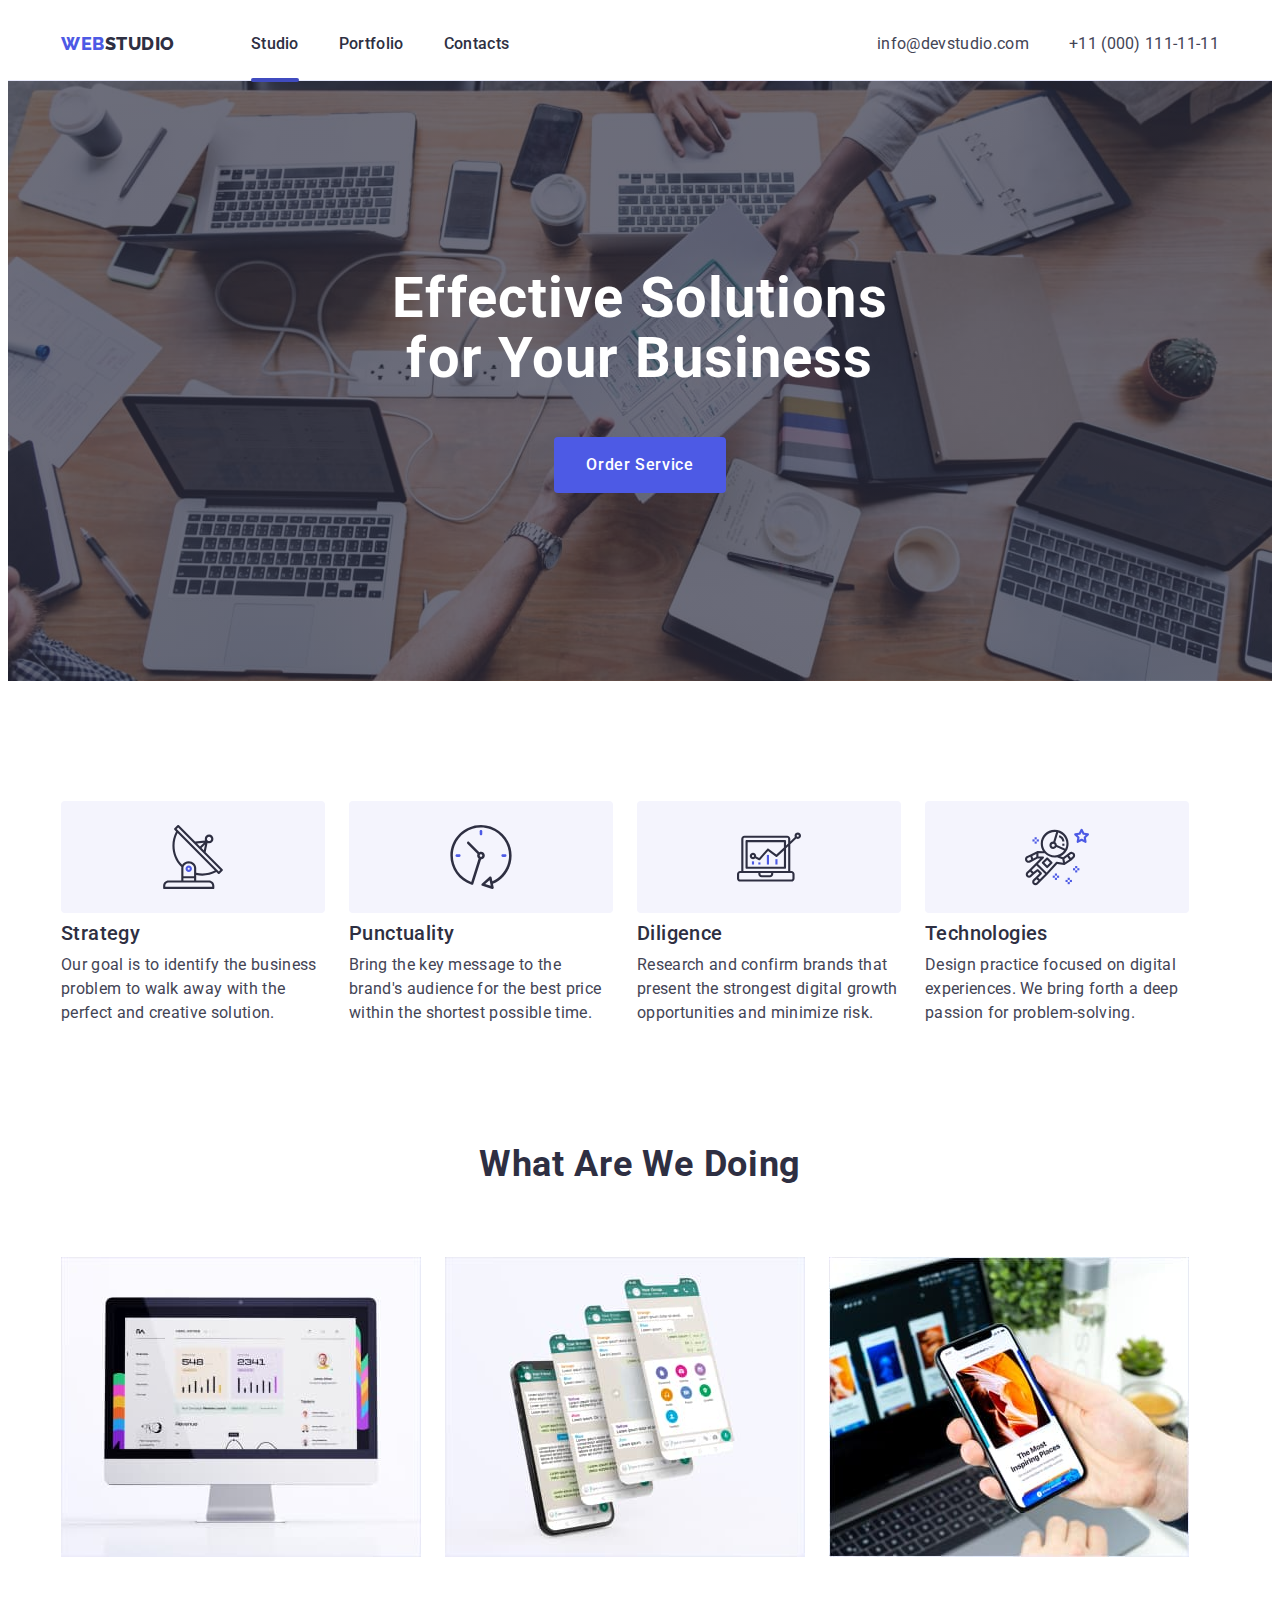
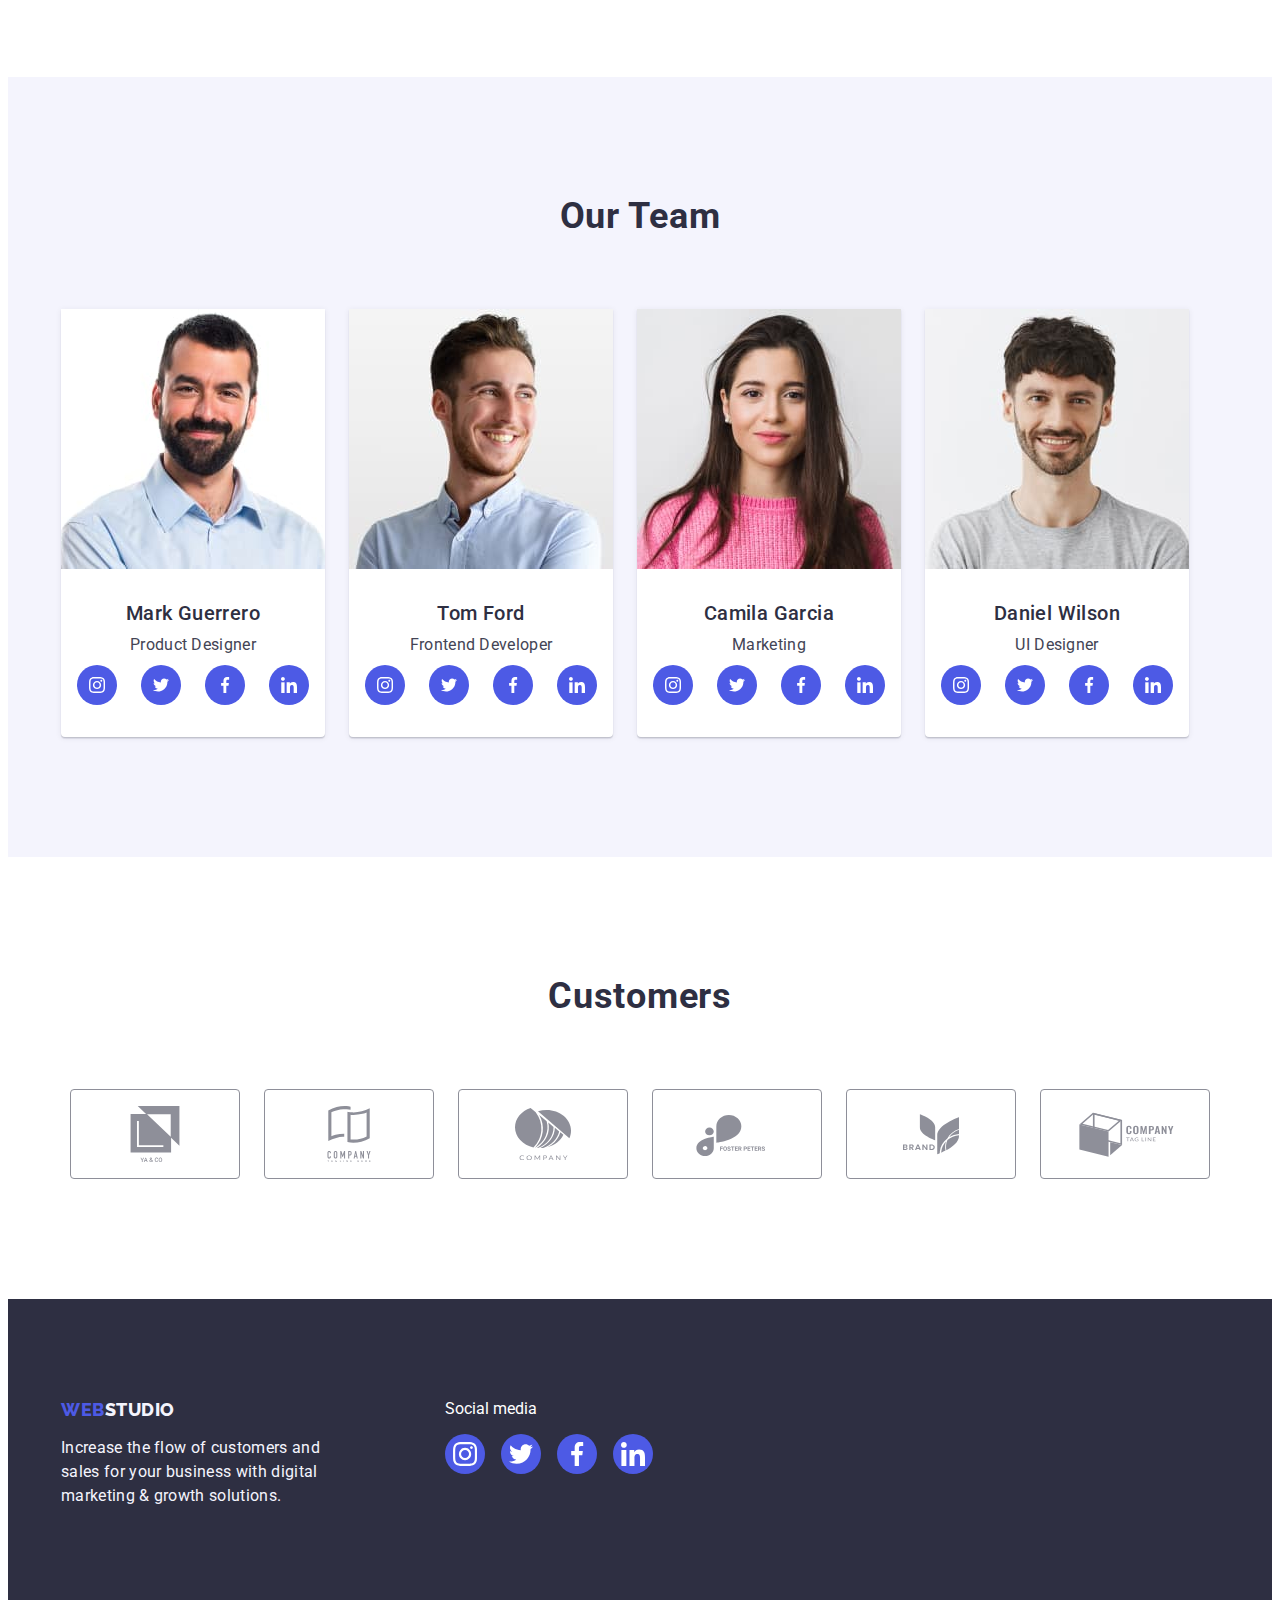
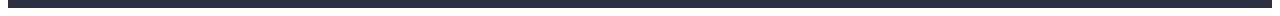
<file: index.html>
<!DOCTYPE html>
<html lang="en">
<head>
    <meta charset="UTF-8">
    <meta http-equiv="X-UA-Compatible" content="IE=edge">
    <meta name="viewport" content="width=device-width, initial-scale=1.0">
    <title>WebStudio</title>
    <link rel="preconnect" href="https://fonts.googleapis.com">
<link rel="preconnect" href="https://fonts.gstatic.com" crossorigin>
<link href="https://fonts.googleapis.com/css2?family=Raleway:wght@800&family=Roboto:wght@400;500;700;900&display=swap" rel="stylesheet">
<link rel="stylesheet" href="https://cdnjs.cloudflare.com/ajax/libs/modern-normalize/1.1.0/modern-normalize.min.css" integrity="sha512-wpPYUAdjBVSE4KJnH1VR1HeZfpl1ub8YT/NKx4PuQ5NmX2tKuGu6U/JRp5y+Y8XG2tV+wKQpNHVUX03MfMFn9Q==" crossorigin="anonymous" referrerpolicy="no-referrer" />
    <link rel="stylesheet" href="./css/styles.css">
</head>
<body>
    <header class="header"><div class="container header-container">
       <nav class="header-nav">  <a class="link logo" href="./index.html"> Web<span class="header-logo" >Studio</span></a>
        <ul class="list header-list">
            <li> <a class="link nav-list current" href="./index.html">Studio</a> </li>
            <li>  <a class="link nav-list" href="./portfolio.html">Portfolio</a> </li>
            <li>  <a class="link nav-list" href="">Contacts</a> </li>
        </ul></nav>
      <address class="adress"> <ul class="list adress-list"><li>
        <a class=" mail link" href="mailto:info@devstudio.com">info@devstudio.com</a></li>
       <li><a class=" mail link" href="tel:+110001111111">+11 (000) 111-11-11</a></li></ul></address> </div>
    </header>
    <main>
        <section class="section-hero"><div class="container">
            <h1 class="title">Effective Solutions
for Your Business</h1>
<button class="hero-button" type="button" data-modal-open>Order Service</button> 
</div>  </section>
        <section class="section section-two"><div class="
            container">
            <h2 hidden class="hidden-title">section2</h2>
<ul class="list list-section-two">
    <li ><a class="advantages-icons"><svg class="advantages-icon"><use href="./images/icons.svg#icon-antenna"></use></svg></a><h3 class="subtitle">Strategy</h3>
    <p class="text">Our goal is to identify the business
problem to walk away with the perfect and creative solution. </p></li>
    <li><a class="advantages-icons"><svg class="advantages-icon"><use href="./images/icons.svg#icon-clock"></use></svg></a><h3 class="subtitle">Punctuality</h3>
    
    <p class="text ">Bring the key message to the brand's audience for the best price within the shortest possible time.</p></li>
    <li><a class="advantages-icons"><svg class="advantages-icon"><use href="./images/icons.svg#icon-diagram"></use></svg></a><h3 class="subtitle">Diligence</h3>
    <p class="text ">Research and confirm brands that present the strongest digital growth opportunities and minimize risk.</p></li>
    <li><a class="advantages-icons"><svg class="advantages-icon"><use href="./images/icons.svg#icon-astronaut"></use></svg></a><h3 class="subtitle">Technologies</h3>
    <p class="text">Design practice focused on digital experiences. We bring forth a deep passion for problem-solving.</p></li>
</ul>
</div> </section>
        <section class="section"><div class="container">
            <h2 class="caption">
            What are we doing
        </h2>
        <ul class="list list-section-three">
            <li class="item-section-three"><img src="./images/comp.jpg" alt="computer" width="360"></li>
            <li class="item-section-three"><img src="./images/phone.jpg" alt="phone" width="360"></li>
            <li class="item-section-three"><img src="./images/phonecomp.jpg" alt="computer and phone " width="360"> </li>
        </ul></div>
    </section>
        <section class=" section section-our-team"><div class="container">
            <h2 class="caption">Our Team</h2>
            <ul class="list list-our-team "><li class="item item-our-team"> <img src="./images/mark.jpg" alt="Mark Guerrero" width="264"><div class="subtitle-our-team"><h3 class="headline">Mark Guerrero</h3><p class="desc">Product Designer</p>
                <ul class="list social-list"><li class=" social-item social-list-list"><a href="" class="social-link link-our-team"><svg width="16px" height="16px" class="social-icon"><use href="./images/icons.svg#icon-instagram"></use></svg></a></li>
                    <li class=" social-item social-list-list"><a href="" class="social-link link-our-team"><svg width="16px" height="16px" class="social-icon"><use href="./images/icons.svg#icon-Group"></use></svg></a></li>
                    <li class=" social-item social-list-list "><a href="" class="social-link link-our-team"><svg width="16px" height="16px" class="social-icon"><use href="./images/icons.svg#icon-facebook"></use></svg></a></li>
                    <li class=" social-item "><a href="" class="social-link link-our-team"><svg width="16px" height="16px" class="social-icon"><use href="./images/icons.svg#icon-linkedin"></use></svg></a></li>
                </ul></div></li>
            <li class="item item item-our-team"><img src="./images/tom.jpg" alt="Tom Ford" width="264"><div class="subtitle-our-team"><h3 class="headline">Tom Ford</h3><p class="desc">Frontend Developer</p>
                
                <ul class="list social-list"><li class=" social-item social-list-list "><a href="" class="social-link link-our-team"><svg width="16px" height="16px" class="social-icon"><use href="./images/icons.svg#icon-instagram"></use></svg></a></li>
                    <li class=" social-item social-list-list "><a href="" class="social-link link-our-team"><svg width="16px" height="16px" class="social-icon"><use href="./images/icons.svg#icon-Group"></use></svg></a></li>
                    <li class=" social-item social-list-list "><a href="" class="social-link link-our-team"><svg width="16px" height="16px" class="social-icon"><use href="./images/icons.svg#icon-facebook"></use></svg></a></li>
                    <li class=" social-item "><a href="" class="social-link link-our-team"><svg width="16px" height="16px" class="social-icon"><use href="./images/icons.svg#icon-linkedin"></use></svg></a></li>
                </ul>
                </div></li>
        <li class="item item item-our-team"><img src="./images/camila.jpg" alt="Camila Garcia" width="264"><div class="subtitle-our-team"><h3 class="headline">Camila Garcia</h3><p class="desc">Marketing</p>
            <ul class="list social-list"><li class=" social-item social-list-list "><a href="" class="social-link link-our-team"><svg width="16px" height="16px" class="social-icon"><use href="./images/icons.svg#icon-instagram"></use></svg></a></li>
                <li class=" social-item social-list-list "><a href="" class="social-link link-our-team"><svg width="16px" height="16px"  class="social-icon"><use href="./images/icons.svg#icon-Group"></use></svg></a></li>
                <li class=" social-item social-list-list "><a href="" class="social-link link-our-team"><svg width="16px" height="16px" class="social-icon"><use href="./images/icons.svg#icon-facebook"></use></svg></a></li>
                <li class=" social-item "><a href="" class="social-link link-our-team"><svg width="16px" height="16px" class="social-icon"><use href="./images/icons.svg#icon-linkedin"></use></svg></a></li>
            </ul>
            </div></li>
    <li class="item item item-our-team"><img src="./images/daniel.jpg" alt="Daniel Wilson" width="264"><div class="subtitle-our-team"><h3 class="headline">Daniel Wilson</h3><p class="desc">UI Designer</p>
        <ul class="list social-list"><li class=" social-item social-list-list "><a href="" class="social-link link-our-team"><svg width="16px" height="16px" class="social-icon"><use href="./images/icons.svg#icon-instagram"></use></svg></a></li>
            <li class=" social-item social-list-list"><a href="" class="social-link link-our-team"><svg width="16px" height="16px" class="social-icon"><use href="./images/icons.svg#icon-Group"></use></svg></a></li>
            <li class=" social-item social-list-list "><a href="" class="social-link link-our-team"><svg width="16px" height="16px" class="social-icon"><use href="./images/icons.svg#icon-facebook"></use></svg></a></li>
            <li class=" social-item "><a href="" class="social-link link-our-team"><svg width="16px" height="16px" class="social-icon"><use href="./images/icons.svg#icon-linkedin"></use></svg></a></li>
        </ul>
       </div></li>
</ul>
</div></section>
<section class="section"><div class="container">
    <h2 class="caption">Customers</h2>
    <ul class="customers-list list">
        <li ><a href="" class="customers-item"><svg class="customers-icon" width="104px" height="56px"><use href="./images/icons.svg#icon-groupone"></use></svg></a></li>
        <li ><a href="" class="customers-item"><svg  class="customers-icon" width="104px" height="56px"><use href="./images/icons.svg#icon-grouptwo"></use></svg></a></li>
        <li ><a href="" class="customers-item"><svg class="customers-icon"  width="104px" height="56px"><use href="./images/icons.svg#icon-groupthree"></use></svg></a></li>
        <li ><a href="" class="customers-item" ><svg class="customers-icon" width="104px" height="56px"><use href="./images/icons.svg#icon-groupfour"></use></svg></a></li>
        <li ><a href="" class="customers-item"><svg class="customers-icon" width="104px" height="56px"><use href="./images/icons.svg#icon-groupfive"></use></svg></a></li>
        <li ><a href="" class="customers-item"><svg  class="customers-icon" width="104px" height="56px"><use href="./images/icons.svg#icon-groupsix"></use></svg></a></li>
    </ul>
</div></section>

    </main>
    <footer class="footer"> <div class="container footer-container"><div><a class="link logo" href="./index.html"> Web<span class="footer-logo">Studio</span></a>
    <p class="footer-text">Increase the flow of customers and sales for your business with digital marketing & growth solutions.</p></div>
<div> <p class="text-social-media">Social media</p><ul class="list social-list"><li class=" social-item footer-item"><a href="" class="social-link footer-link"><svg width="24px" height="24px" class="social-icon"><use href="./images/icons.svg#icon-instagram"></use></svg></a></li>
    <li class=" social-item footer-item"><a href="" class="social-link footer-link"><svg width="24px" height="24px" class="social-icon"><use href="./images/icons.svg#icon-Group"></use></svg></a></li>
    <li class=" social-item footer-item"><a href="" class="social-link footer-link"><svg width="24px" height="24px" class="social-icon"><use href="./images/icons.svg#icon-facebook"></use></svg></a></li>
    <li class=" social-item  "><a href="" class="social-link footer-link"><svg width="24px" height="24px" class="social-icon"><use href="./images/icons.svg#icon-linkedin"></use></svg></a></li>
</ul></div>
</div></footer>
<div class="backdrop is-hidden" data-modal> 
    <div class="modal"> 
        <button type="button" class="modal-close-btn" data-modal-close> 

<svg class="close" width="8"  height="8"><use href="./images/icons.svg#icon-Vector "> </use></svg>
        </button>

    </div>
</div>
<script src="./js/modal.js"></script>
</body>
</html>
</file>
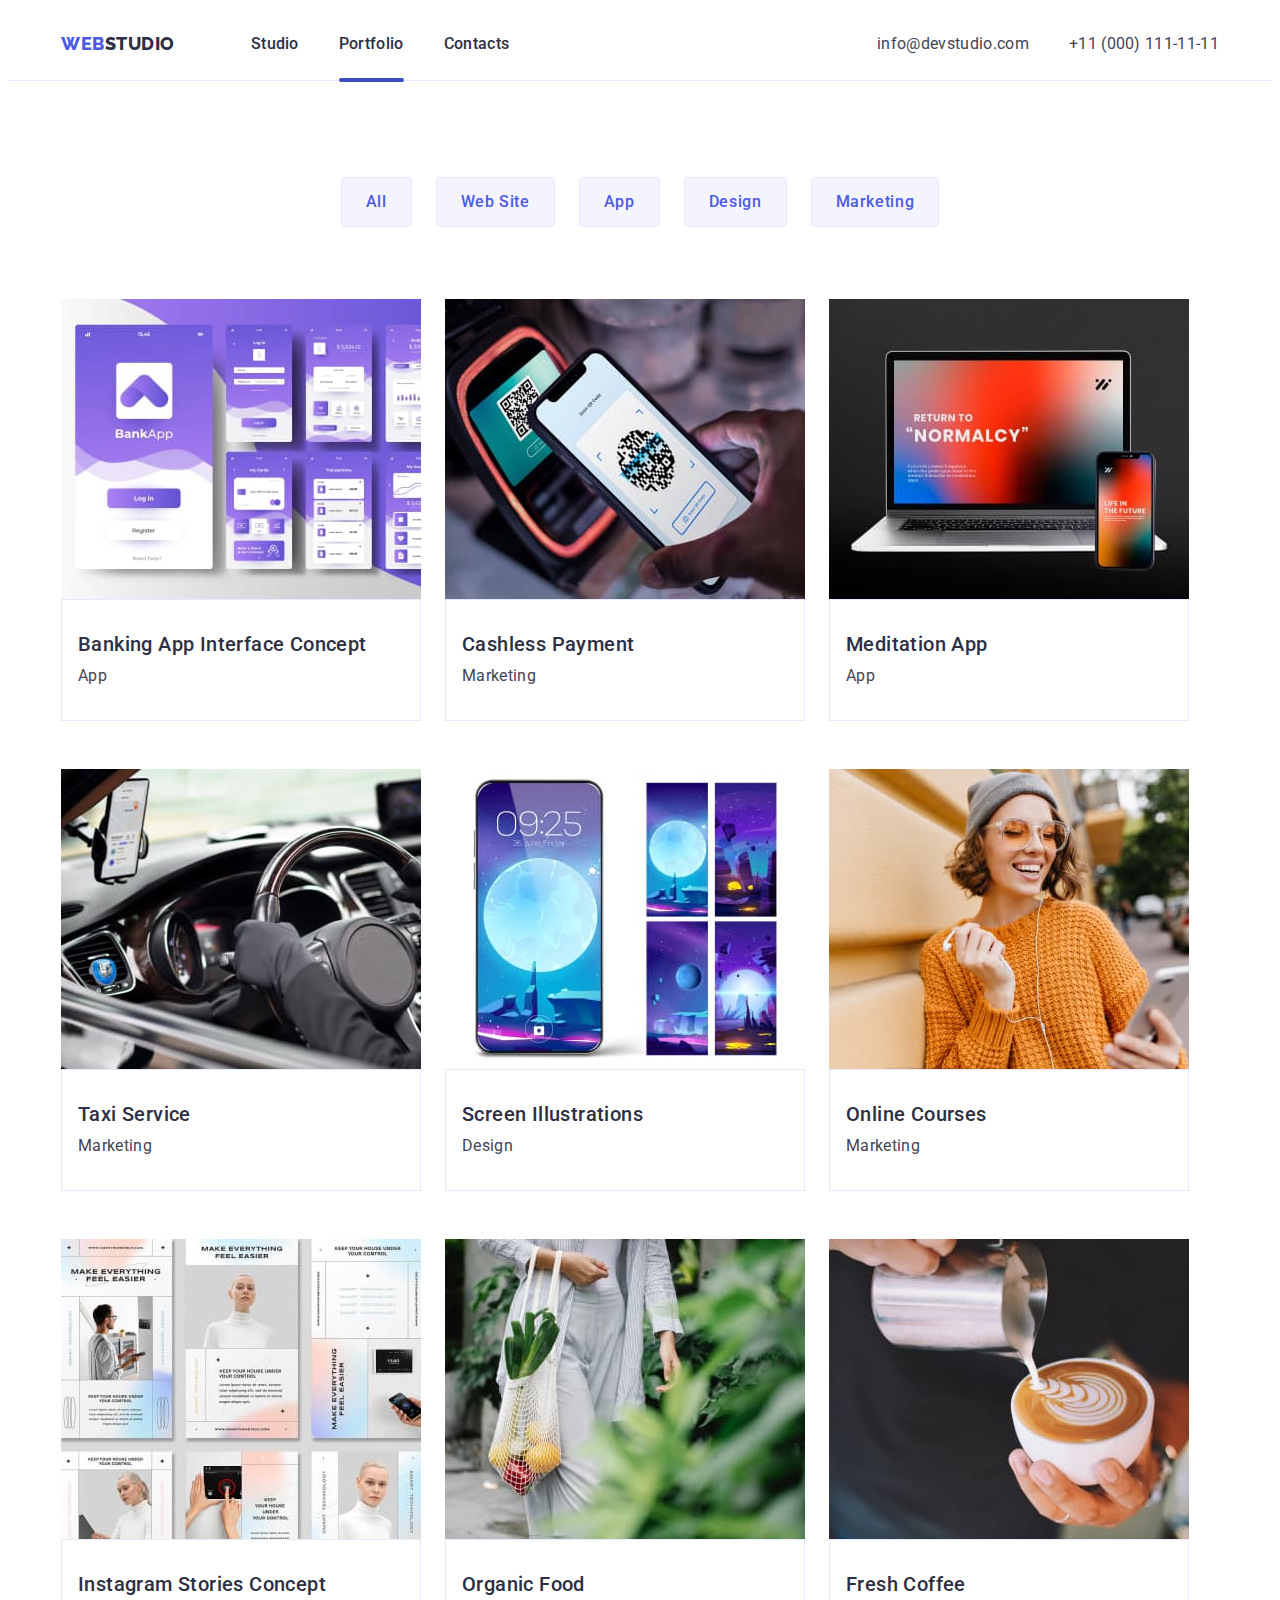
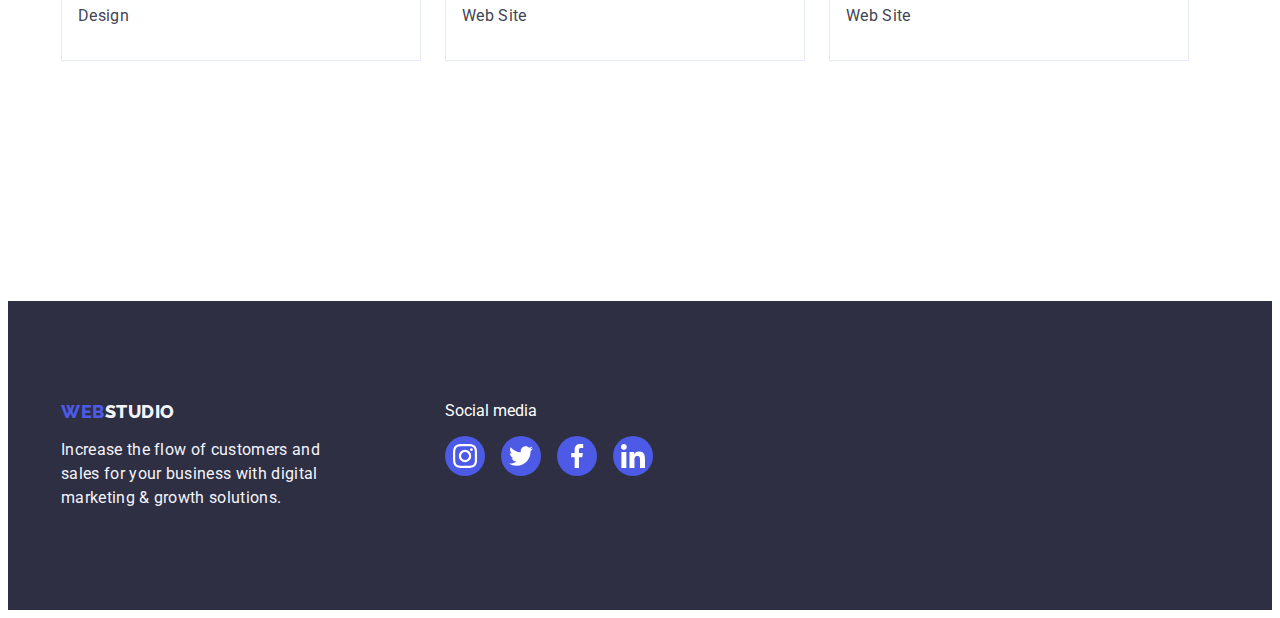
<file: portfolio.html>
<!DOCTYPE html>
<html lang="en">
<head>
    <meta charset="UTF-8">
    <meta http-equiv="X-UA-Compatible" content="IE=edge">
    <meta name="viewport" content="width=device-width, initial-scale=1.0">
    <title>Portfolio</title>
    <link rel="preconnect" href="https://fonts.googleapis.com">
    <link rel="preconnect" href="https://fonts.gstatic.com" crossorigin>
    <link href="https://fonts.googleapis.com/css2?family=Raleway:wght@800&family=Roboto:wght@400;500;700;900&display=swap" rel="stylesheet">
    <link rel="stylesheet" href="https://cdnjs.cloudflare.com/ajax/libs/modern-normalize/1.1.0/modern-normalize.min.css" integrity="sha512-wpPYUAdjBVSE4KJnH1VR1HeZfpl1ub8YT/NKx4PuQ5NmX2tKuGu6U/JRp5y+Y8XG2tV+wKQpNHVUX03MfMFn9Q==" crossorigin="anonymous" referrerpolicy="no-referrer" />
    <link rel="stylesheet" href="./css/styles.css">
</head>
<body>
    <header class="header"><div class="container header-container">
        <nav class="header-nav"> <a class="link logo " href="./index.html"> Web<span class="header-logo">Studio</span></a>
         <ul class="list header-list ">
             <li> <a class="link nav-list" href="./index.html">Studio</a> </li>
             <li>  <a class="link nav-list current" href="./portfolio.html">Portfolio</a> </li>
             <li>  <a class="link nav-list" href="">Contacts</a> </li>
         </ul></nav>
       <address class="adress"><ul class="list adress-list"><li><a class="link mail" href="mailto:info@devstudio.com">info@devstudio.com</a></li>
        <li><a class="link mail" href="tel:+110001111111">+11 (000) 111-11-11</a></li></ul></address> </div>
     </header>
     <main>
        <section class="section-portfolio"><div class="container">
            <h1 hidden >Portfolio</h1>
            <ul class="list list-button">
            <li><button class="button-portfolio" type="button">All </button></li>
            <li><button class="button-portfolio" type="button">Web Site </button></li>
            <li><button class="button-portfolio" type="button"> App</button></li>
            <li><button class="button-portfolio" type="button"> Design</button></li>
            <li><button class="button-portfolio" type="button">Marketing </button></li>
        </ul>
            <ul class="list list-portfolio">
                <li class="item-potrfolio"><a class="link link-portfolio"><div class="portfolio-cards"><img src="./images/bank.jpg" alt="Banking App Concept" width="360">
                    <p class="text-relative">14 Stylish and User-Friendly App Design Concepts · Task Manager App · Calorie Tracker App · Exotic Fruit Ecommerce App · Cloud Storage App</p></div><div class="subtitle-portfolio"><h2 class="subtitle">Banking App Interface Concept</h2> <p class="text
                    ">App</p> </div></a></li>
                <li class="item-potrfolio"><a class="link link-portfolio"><div class="portfolio-cards"><img src="./images/cashless.jpg" alt="Payment" width="360">
                    <p class="text-relative">14 Stylish and User-Friendly App Design Concepts · Task Manager App · Calorie Tracker App · Exotic Fruit Ecommerce App · Cloud Storage App</p></div><div class="subtitle-portfolio"><h2 class="subtitle">Cashless Payment</h2> <p class="text">Marketing</p> </div></a> </li>
                <li class="item-potrfolio"><a class="link link-portfolio"><div class="portfolio-cards"><img src="./images/app.jpg" alt="Meditation App" width="360">
                    <p class="text-relative">14 Stylish and User-Friendly App Design Concepts · Task Manager App · Calorie Tracker App · Exotic Fruit Ecommerce App · Cloud Storage App</p></div><div class="subtitle-portfolio"> <h2 class="subtitle ">Meditation App</h2> <p class="text
                    ">App</p></div> </a></li>
                <li class="item-potrfolio"><a class="link link-portfolio"><div class="portfolio-cards"><img src="./images/taxi.jpg" alt="steering wheel" width="360"> 
                    <p class="text-relative">14 Stylish and User-Friendly App Design Concepts · Task Manager App · Calorie Tracker App · Exotic Fruit Ecommerce App · Cloud Storage App</p></div><div class="subtitle-portfolio"><h2 class="subtitle">Taxi Service</h2> <p class="text">Marketing</p></div></a> </li>
                <li class="item-potrfolio"><a class="link link-portfolio"><div class="portfolio-cards"><img src="./images/illustrations.jpg" alt="Screen Illustrations" width="360">
                    <p class="text-relative">14 Stylish and User-Friendly App Design Concepts · Task Manager App · Calorie Tracker App · Exotic Fruit Ecommerce App · Cloud Storage App</p></div><div class="subtitle-portfolio"><h2 class="subtitle">Screen Illustrations</h2> <p class="text
                    ">Design</p> </div> </a></li>
                <li class="item-potrfolio"><a class="link link-portfolio"><div class="portfolio-cards"><img src="./images/courses.jpg" alt="woman leading a course on the phone" width="360">
                    <p class="text-relative">14 Stylish and User-Friendly App Design Concepts · Task Manager App · Calorie Tracker App · Exotic Fruit Ecommerce App · Cloud Storage App</p> </div><div class="subtitle-portfolio"><h2 class="subtitle">Online Courses</h2> <p class="text
                    "> Marketing</p> </div></a></li>
                <li class="item-potrfolio"><a class="link link-portfolio"><div class="portfolio-cards"><img src="./images/instagram.jpg" alt="Instagram Stories Concept" width="360">
                    <p class="text-relative">14 Stylish and User-Friendly App Design Concepts · Task Manager App · Calorie Tracker App · Exotic Fruit Ecommerce App · Cloud Storage App</p></div><div class="subtitle-portfolio"><h2 class="subtitle">Instagram Stories Concept</h2> <p class="text
                    ">Design</p> </div> </a></li>
                <li class="item-potrfolio"><a class="link link-portfolio"><div class="portfolio-cards"><img src="./images/food.jpg" alt="Organic Food" width="360">
                    <p class="text-relative">14 Stylish and User-Friendly App Design Concepts · Task Manager App · Calorie Tracker App · Exotic Fruit Ecommerce App · Cloud Storage App</p></div><div class="subtitle-portfolio"><h2 class="subtitle">Organic Food</h2> <p class="text
                    ">Web Site</p></div></a>  </li>
                <li class="item-potrfolio"><a class="link link-portfolio"><div class="portfolio-cards"><img src="./images/coffee.jpg" alt="a cup of coffee" width="360"><p class="text-relative">14 Stylish and User-Friendly App Design Concepts · Task Manager App · Calorie Tracker App · Exotic Fruit Ecommerce App · Cloud Storage App</p></div>
                    <div class="subtitle-portfolio"> <h2 class="subtitle">Fresh Coffee</h2><p class="text
                    ">Web Site</p></div> </a> </li>
            </ul></div>
        </section>
        
    </main>

    <footer class="footer"> <div class="container footer-container"><div><a class="link logo" href="./index.html"> Web<span class="footer-logo">Studio</span></a>
        <p class="footer-text">Increase the flow of customers and sales for your business with digital marketing & growth solutions.</p></div>
    <div> <p class="text-social-media">Social media</p><ul class="list social-list"><li class=" social-item footer-item"><a class="social-link footer-link"><svg width="24px" height="24px" class="social-icon"><use href="./images/icons.svg#icon-instagram"></use></svg></a></li>
        <li class=" social-item footer-item"><a class="social-link footer-link"><svg width="24px" height="24px" class="social-icon"><use href="./images/icons.svg#icon-Group"></use></svg></a></li>
        <li class=" social-item footer-item"><a class="social-link footer-link"><svg width="24px" height="24px" class="social-icon"><use href="./images/icons.svg#icon-facebook"></use></svg></a></li>
        <li class=" social-item  "><a class="social-link footer-link"><svg width="24px" height="24px" class="social-icon"><use href="./images/icons.svg#icon-linkedin"></use></svg></a></li>
    </ul></div>
    </div></footer>
</body>
</html>
</file>
<file: css/styles.css>
:root {
    --primary-font:'Roboto', sans-serif;
    --logo-font:'Raleway',sans-serif;
    --text-color:#434455;
    --header-logo:#2E2F42;
    --logo-color:#4D5AE5;
    --footer-logo:#F4F4FD;
    --background-hero--footer-color:#2E2F42;
    --footer-text:#F4F4FD;
    --nav-list-color:#2E2F42;
    --color-footer-hover:#404BBF;
    --hero--text---:#FFFFFF;
    --button-color---: #4D5AE5;
    --background-section--: #F4F4FD;
    --trasform-duration--:250ms;
    ---transition-function--:cubic-bezier(0.4, 0, 0.2, 1);
}
p,h1,h2,h3,h4,h5,h6{
    margin: 0;}

ul{
    margin: 0;
    padding-left: 0;
}
button{
    cursor: pointer;
}
.visually-hidden {
    position: absolute;
    width: 1px;
    height: 1px;
    margin: -1px;
    border: 0;
    padding: 0;
    white-space: nowrap;
    clip-path: inset(100%);
    clip: rect(0 0 0 0);
    overflow: hidden;
  }
  
img {
    display: block;
     max-width: 100%;
     height: auto;
  }

.list{
    list-style: none;}
.link{
    text-decoration: none;}
body{
    font-family: var(--primary-font);
    color: var(--text-color);
background-color: var(--hero--text---);}

.container
{ 
   width:  1158px;
  padding:0 15px;
    margin: 0 auto;
  
}

   /*--------------------------HEADER----------------------------------*/
   .header{
    background-color:var(--hero--text---);
    border-bottom:1px solid #E7E9FC;
    padding-top: 24px;
    padding-bottom: 24px;
   }
   .header-container{
    display: flex;
    align-items: center;
   }
   .header-nav{
    display: flex;
  align-items: center;
  margin-right: auto;
   }
   .header-list{
    display: flex;
    gap: 40px;
    

   }
   .adress-list{
    display: flex;
    gap: 40px;
   }
   .logo{
    font-family:var(--logo-font);
font-weight: 800;
font-size: 18px;
line-height:1.17;
align-items: center;
letter-spacing: 0.03em;
text-transform: uppercase;
color:var(--logo-color);
margin-right: 76px;
   }
.header-logo{
 
color:var(--header-logo) ;
}
.nav-list{
font-weight:500;
font-size: 16px;
line-height:1.5;
letter-spacing: 0.02em;
color:var(--nav-list-color) ;
transition: color var(--trasform-duration--) var(---transition-function--); 
}
.nav-list:hover,
.nav-list:focus{
    color: var(--color-footer-hover);
}
.adress{font-style:inherit;
   
}
.mail{
    font-size: 16px;
    line-height: 1.5; 
    letter-spacing: 0.02em; 
    color: var(--text-color); 
    transition: color var(--trasform-duration--) var(---transition-function--);  
}
.mail:hover,
.mail:focus{
    color: var(--color-footer-hover);
}
.current{position: relative;

}
.current::after{
    content:'';
    position: absolute;
    left: 0;
    width: 100%;
    height: 4px;
    background: #404BBF;
    top: 44px;
border-radius: 2px;
}



/*-------FOOTER-----------*/
.footer-logo{
color: var(--footer-logo);
}
.footer{
background-color: var(--background-hero--footer-color);
padding-top:100px;
padding-bottom: 100px;


}
.footer-container{
    display: flex;
    gap: 120px;
}
.text-social-media{
    color: #FFFFFF;
    margin-bottom: 16px;
}


.footer-text{

font-size: 16px;
line-height:1.5;
letter-spacing: 0.02em;
color:var(--footer-text);
margin-top: 16px;
max-width: 264px;
}
.footer-item{
    margin-right:16px;
}
.footer-link{
    background-color:  #4D5AE5;
    transition:background-color var(--trasform-duration--) var(---transition-function--) ;
}
.footer-link:hover,
.footer-link:focus{
    background-color:  #31D0AA;
}
/*-----INDEX-------------*/
.section{
    padding-top: 120px;
    padding-bottom: 120px;
}
/*-----HERO----------*/
.section-hero{background-color: var(--background-hero--footer-color);
    padding:188px 0;
    background-image: linear-gradient(rgba(46, 47, 66, 0.7), rgba(46, 47, 66, 0.7)), url(../images/heroimg.jpg);
    background-size:cover;
background-position: center;
    background-repeat: no-repeat;
    max-width: 1440px;
    margin: 0 auto;
  


}
.title{
    
font-size: 56px;
line-height:1.07;
text-align: center;
letter-spacing: 0.02em;
color:var(--hero--text---) ;
margin: 0 auto 48px;
width: 496px;

}
.hero-button{color: var(--hero--text---);
    font-family:inherit;
    font-weight: 500;
    font-size: 16px;
    line-height: 1.5;   
padding: 16px 32px;
border: transparent;
border-radius: 4px;
min-width: 169px;
display: block;
margin: 0 auto;
  
    letter-spacing: 0.04em;
    background-color: var(--button-color---);
    cursor: pointer;
    transition: background-color var(--trasform-duration--) var(---transition-function--) ;

}
.hero-button:hover,
.hero-button:focus{
    background-color:var(--color-footer-hover);
}
/*----------SECTION2--------*/
.advantages-icon{
    width: 64px;
    height: 64px;
    
}
.advantages-icons{
    background: #F4F4FD;
border-radius: 4px;
    display: block;
    width: 264px;
    height: 112px;
   display: flex;
   align-items:center;
   justify-content: center;
    margin-bottom: 8px;
    
   
}
.section-two{
    padding-bottom: 0;
}
.list-section-two{
    display: flex;
    gap: 24px;
   
}
.subtitle{
    font-weight: 500;
font-size: 20px;
line-height: 1.2;
letter-spacing: 0.02em;
color: var(--nav-list-color);
}
.text{
    font-size: 16px;
    line-height:1.5;
    letter-spacing: 0.02em;
width: 264px;
margin-top: 8px;
}
/*------SECTION3----------*/
.list-section-three{
    margin-top: 72px;
    display: flex;
    gap: 24px;

}
.item-section-three{
    width:calc((100%-48px)/3);
}
.caption{
    font-weight: 700;
font-size: 36px;
line-height:1.11;
text-align: center;
letter-spacing: 0.02em;
text-transform: capitalize;
color:var(--nav-list-color);

}
.section-our-team{
    background-color:var(--background-section--);
}

.item
{background-color: var(--hero--text---);

}
.headline{
    font-weight: 500;
font-size: 20px;
line-height:1.2;
text-align: center;
letter-spacing: 0.02em;
color: var(--nav-list-color);
}
.desc{
   
font-size: 16px;
line-height: 1.5;
text-align: center;
letter-spacing: 0.02em;
}

/*----------SECTION4-------------*/
.list-our-team{
    margin-top: 72px;
    display: flex;
    gap:24px;
}
.item-our-team{
    width: calc((100%-72px)/4);
    border-radius: 0px 0px 4px 4px;
    box-shadow: 0px 1px 6px rgba(46, 47, 66, 0.08), 0px 1px 1px rgba(46, 47, 66, 0.16), 0px 2px 1px rgba(46, 47, 66, 0.08);
}
.subtitle-our-team{
    padding:32px 16px;
}
.headline{
    margin-bottom: 8px;
}
.social-list{
    margin-top: 8px;
    display: flex;
    justify-content: center;
    
}
.social-list-list{
    margin-right: 24px;
}

.social-item {
width: 40px;
height: 40px;
}
.social-link{
    width: 100%;
    height: 100%;
   
    border-radius: 50%;
    display: flex;
  align-items: center;
  justify-content: center;
  
}
.link-our-team{background: #4D5AE5;
    transition:  background-color var(--trasform-duration--) var(---transition-function--) ;

}
.social-icon{

    fill: #FFFFFF;
}
.link-our-team:hover,
.link-our-team:focus{
    background-color: #404BBF;
}
/*-----------SECTION5----------*/
.customers-list{
    margin-top: 72px;
    display: flex;
gap: 24px;
align-items: center;
justify-content: center;
}
.customers-item{
    
    display: flex;
    align-items: center;
    justify-content: center;
    width:168px;
    height: 88px;
    border: 1px solid #8E8F99;
    border-radius: 4px;
color:#8E8F99;
    
}
.customers-icon{

fill: currentColor;
transition:border var(--trasform-duration--) var(---transition-function--), color var(--trasform-duration--) var(---transition-function--) ;
}
.customers-item:hover,
.customers-item:focus{
    border: 1px solid #404BBF;
    color: #404BBF;
}

/*----------PORTFOLIO-------*/
.list-button{
    display: flex;
    gap: 24px;
    
    margin-bottom: 72px;
    justify-content: center;
   
}
.button-portfolio{font-family: inherit;
    font-weight: 500;
    font-size: 16px;
    line-height:1.5;
     display: flex;
    align-items: center;
    text-align: center;
    letter-spacing: 0.04em;  
    color:var(--button-color---);
    background-color:var(--background-section--);
    cursor: pointer;
    border: 1px solid #E7E9FC;
border-radius: 4px;
padding: 12px 24px;
transition:color var(--trasform-duration--) var(---transition-function--), background-color var(--trasform-duration--) var(---transition-function--)
,box-shadow var(--trasform-duration--) var(---transition-function--), border var(--trasform-duration--) var(---transition-function--) ;

}
.button-portfolio:focus,
.button-portfolio:hover{
    color:var(--hero--text---);
    background-color: var(--color-footer-hover);
    box-shadow: 0px 3px 1px rgba(0, 0, 0, 0.1), 0px 2px 1px rgba(0, 0, 0, 0.08), 0px 2px 2px rgba(0, 0, 0, 0.12);
    border:1px solid #404BBF ;
    
}
.list-portfolio{
    display: flex;
    padding-bottom: 120px;
    flex-wrap: wrap;
    row-gap: 48px;
    column-gap: 24px;
    
}
.item-portfolio {
    width:calc((100%-48px)/3) ;
    
    
}

.link-portfolio{
    display:block;
    width: 360px;
    transform:box-shadow var(--trasform-duration--) var(---transition-function--) ;
   
}
.link-portfolio:hover,
.link-portfolio:focus{
    
box-shadow: 0px 1px 6px rgba(46, 47, 66, 0.08), 0px 1px 1px rgba(46, 47, 66, 0.16), 0px 2px 1px rgba(46, 47, 66, 0.08);
}

.subtitle-portfolio{
    border: 1px solid #E7E9FC;
    padding-top: 32px;
    padding-bottom: 32px;
    padding-left: 16px;
} 
.section-portfolio{
    padding-top: 96px;
    padding-bottom: 120px;
}
.text-relative{
    font-size: 16px;
line-height:1.5;
letter-spacing: 0.02em;
color: #F4F4FD;
background-color: #4D5AE5;
width: 100%;
height: 100%;
position: absolute;
left: 0;
top: 0;;
padding-top: 40px;
padding-left: 32px;
padding-right: 32px;
transform: translate(0, 100%);


}
.portfolio-cards{
    position:relative;
    overflow: hidden;
   
}
.link-portfolio .text-relative{transition: transform var(--trasform-duration--) var(---transition-function--) ;

}


.link-portfolio:hover .text-relative,
.link-portfolio:focus .text-relative{
    transform: translate(0,0);

}
.backdrop{
    position: fixed;
    z-index: 100;
    top: 0;
    left: 0;
    width: 100%;
    height: 100%;
    background-color: rgba(46, 47, 66, 0.4);
    

}
.backdrop.is-hidden{
   
    opacity: 0;
    visibility: hidden;
    pointer-events: none;
}
.modal{
   
    position: absolute;
    top:50%;
    left: 50%;
    transform: translate(-50%,-50%) scale(1);
    background: #FCFCFC;
box-shadow: 0px 1px 1px rgba(0, 0, 0, 0.14), 0px 1px 3px rgba(0, 0, 0, 0.12), 0px 2px 1px rgba(0, 0, 0, 0.2);
border-radius: 4px;
width: 408px;
height: 576px;
transition: transform var(--trasform-duration--) var(---transition-function--);
}
.modal-close-btn{
    position: absolute;
    top: 10px;
    right: 10px;
    width: 24px;
    height: 24px;
    background: #E7E9FC;
    border: 1px solid rgba(0, 0, 0, 0.1);
    border-radius: 50%;
    display: flex;
    justify-content: center;
    align-items: center;
    transition: background-color var(--trasform-duration--) var(---transition-function--) ;
}
.modal-close-btn:hover,
.modal-close-btn:focus{
    background-color: #404BBF;

}
.backdrop.is-hidden .modal{
  
    transform: translate(-50%,-50%) scale(0);
    
}
.close{
    transition:fill var(--trasform-duration--) var(---transition-function--);
}
.modal-close-btn:hover .close,
.modal-close-btn:focus .close {
    fill: #FFFFFF;

}
</file>
